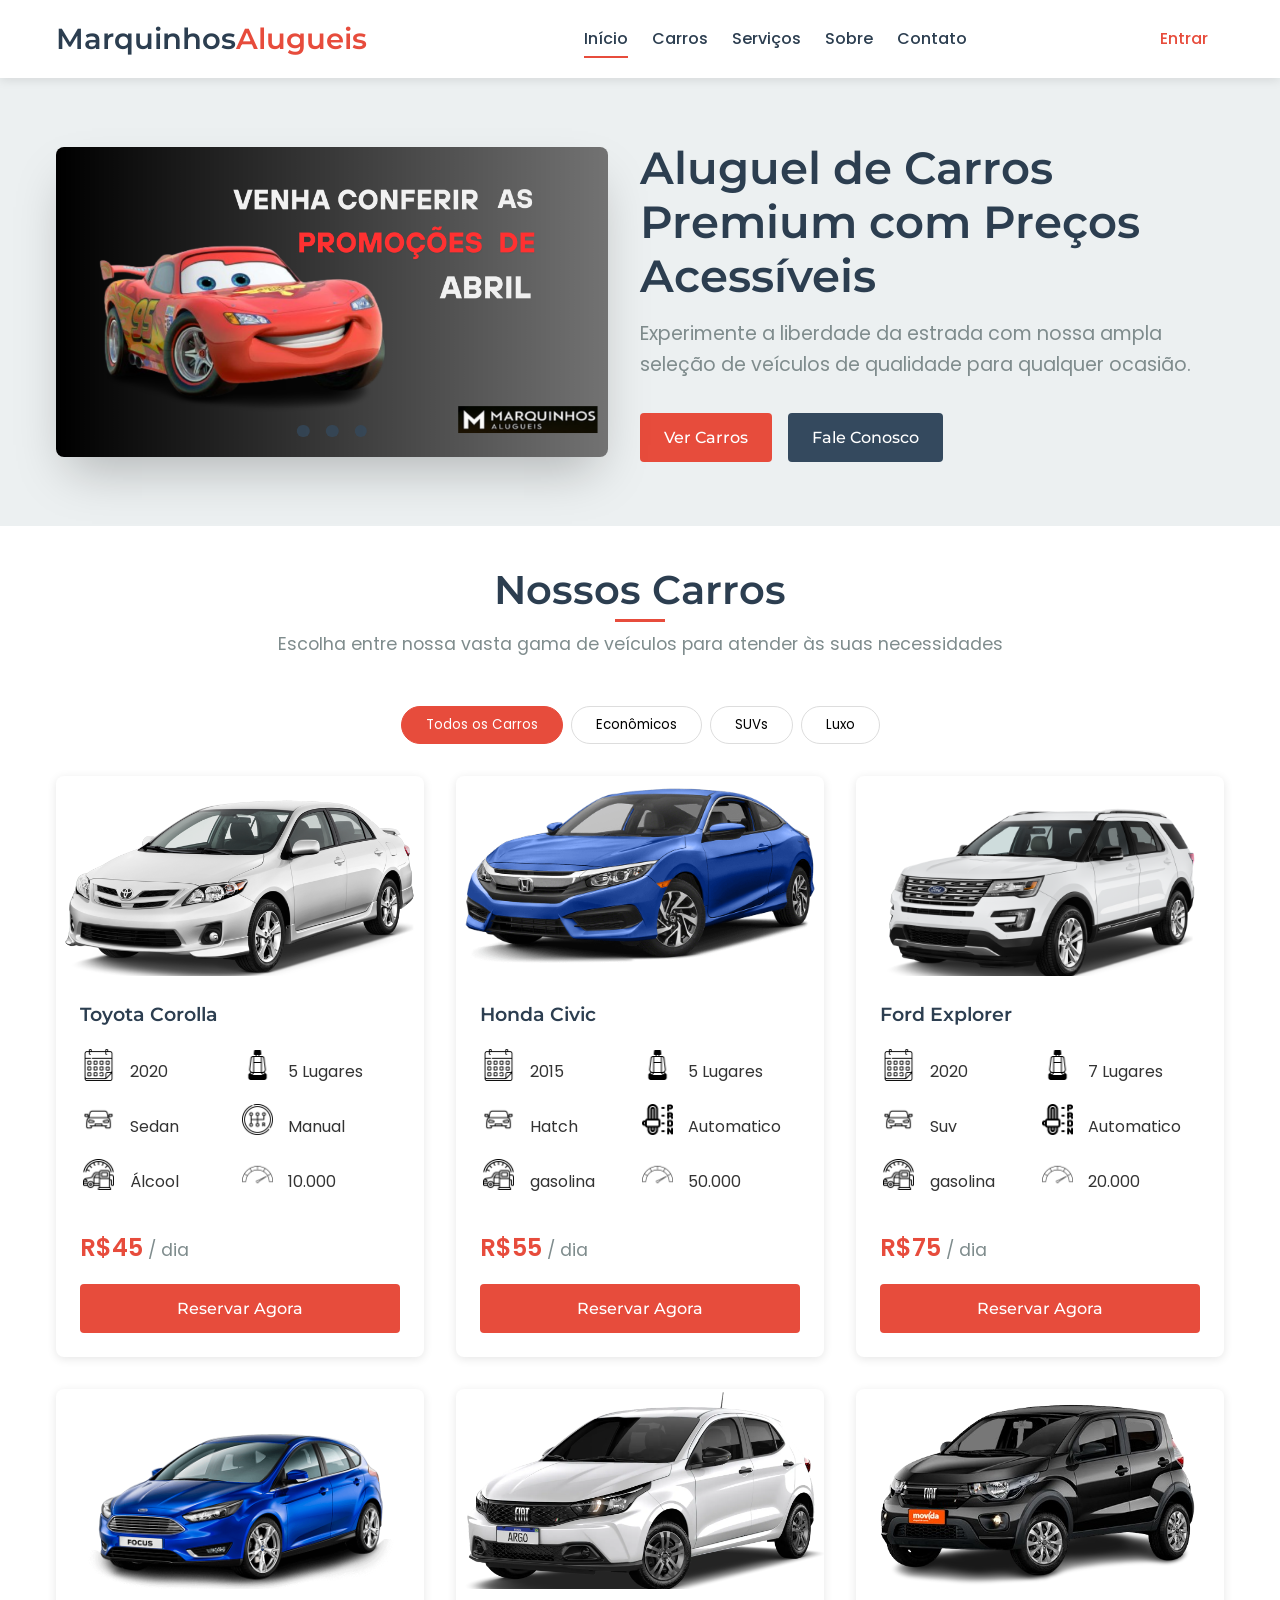
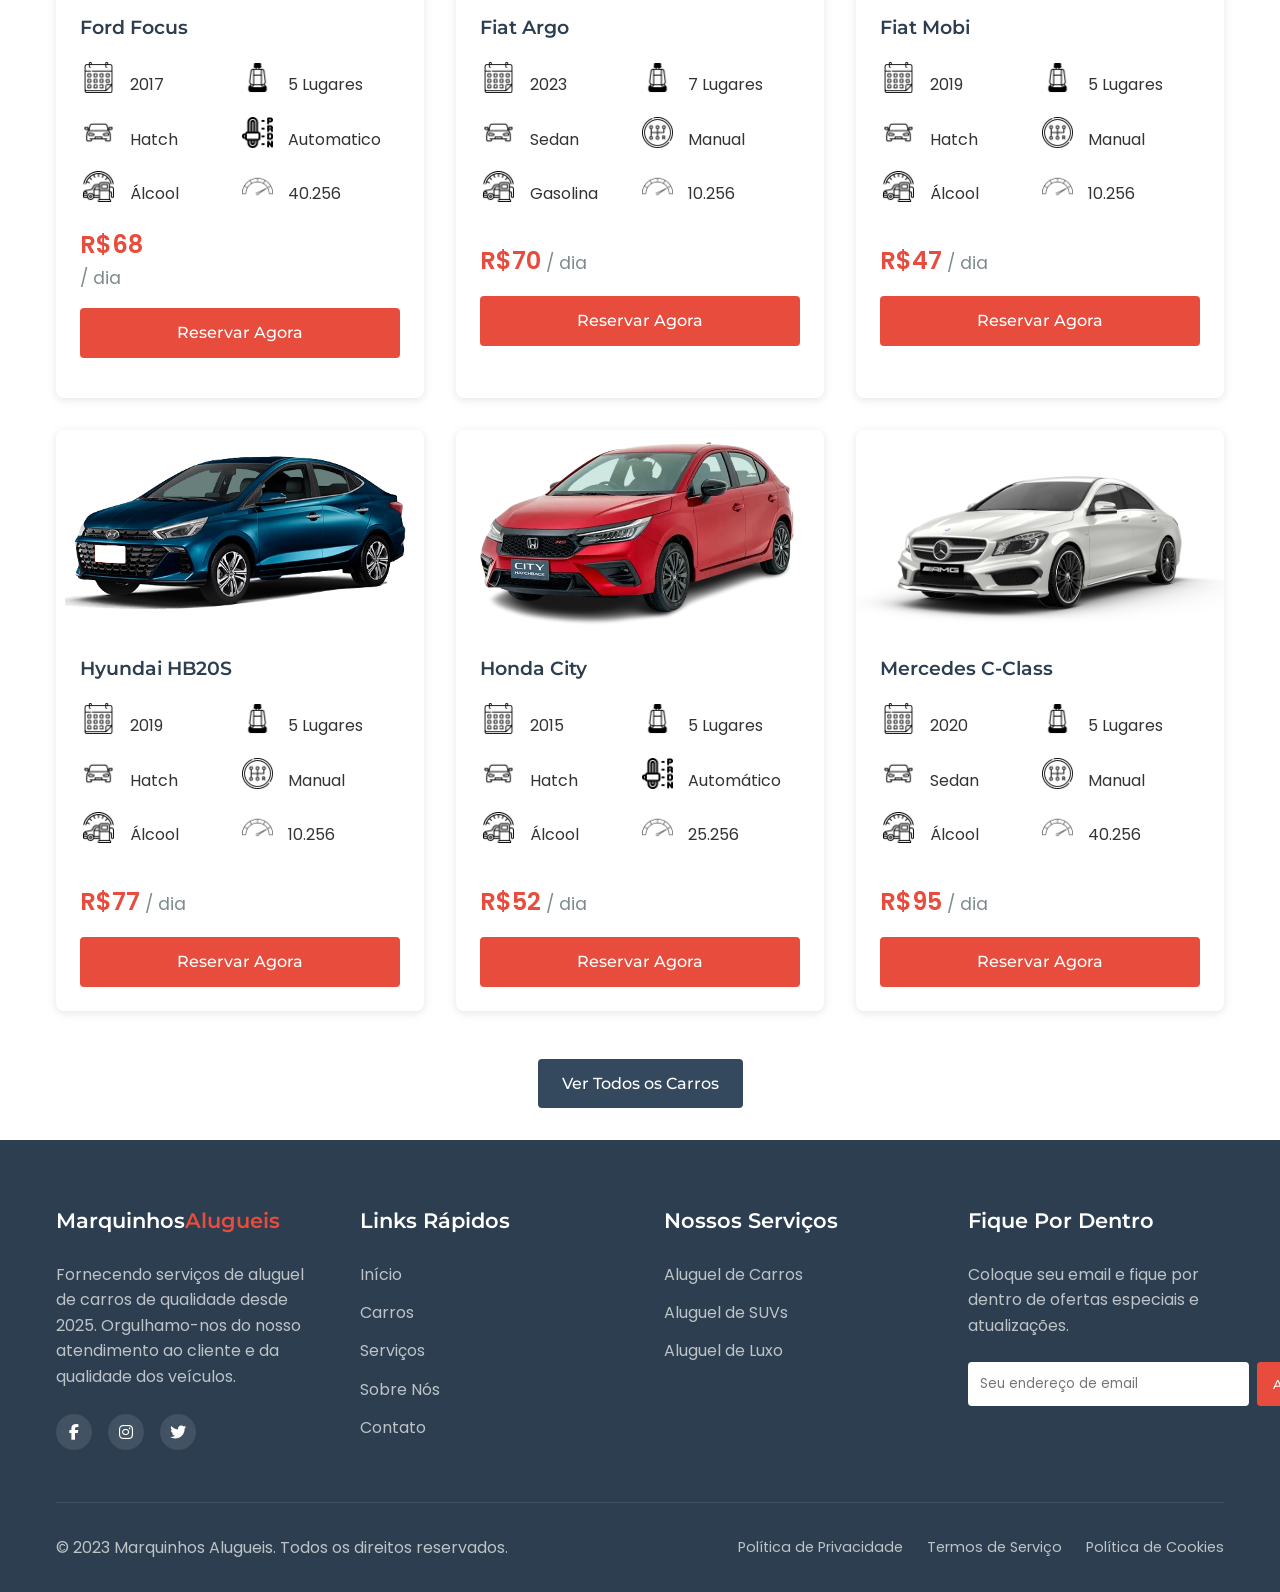
<file: index.html>
<!DOCTYPE html>
<html lang="pt-br">
<head>
    <meta charset="UTF-8">
    <meta name="viewport" content="width=device-width, initial-scale=1.0">
    <title>Marquinhos Alugueis - Serviço de Aluguel de Carros</title>
    <link rel="stylesheet" href="css/style.css">
    <link rel="preconnect" href="https://fonts.googleapis.com">
    <link rel="preconnect" href="https://fonts.gstatic.com" crossorigin>
    <link href="https://fonts.googleapis.com/css2?family=Montserrat:wght@400;500;600;700&family=Poppins:wght@300;400;500;600;700&display=swap" rel="stylesheet">
    <link rel="icon" type="image/png" href="img/favicon.png">
    <link rel="stylesheet" href="https://cdnjs.cloudflare.com/ajax/libs/font-awesome/6.7.2/css/all.min.css"><!--Adicionei, para colocar as imagens de redes sociais e email.-->
    <link rel="stylesheet" href="../css/icones.css">
    <script src="/scripts/script.js" defer></script>
</head>

<body>
    <!-- Cabeçalho da página contido no arquivo 'header.html' -->
    <div id="header-placeholder"></div>

    <main>
        <section id="home" class="hero-section">

            <!-- Conteúdo principal -->
            <div class="container">
                <div class="hero-conteudo">

                    <!-- Carrossel de exibição -->
                    <section class="carrossel">
                        <div class="slider-wrapper">
                            <div class="slider-carrossel">
                                <img id="slide-1" src="../img/in/marquinhos.png">
                                <img id="slide-2" src="../img/in/2.png">
                                <img id="slide-3" src="../img/in/3.png">
                            </div>

                            <!-- Bolhas de navegação do carrossel -->
                            <div class="slider-nav">
                                <button data-slide="0" aria-label="Slide 1"></button>
                                <button data-slide="1" aria-label="Slide 2"></button>
                                <button data-slide="2" aria-label="Slide 3"></button>
                                <!-- Se tu quiser botar mais botões Kristhian só continuar seguindo -->
                            </div>
                        </div>
                    </section>

                    <!-- Texto expositivo principal -->
                    <div class="hero-texto">
                        <h2>Aluguel de Carros Premium com Preços Acessíveis</h2>
                        <p>Experimente a liberdade da estrada com nossa ampla seleção de veículos de qualidade para qualquer ocasião.</p>
                        <div class="card-centro-botao">
                            <a href="carros.html" class="botao botao-primario">Ver Carros</a>
                            <a href="sobre.html#contatinho" class="botao botao-secundario">Fale Conosco</a>
                        </div>
                    </div>
                </div>
            </div>
        </section>

        <!-- Seção dos modelos de carros -->
        <section id="todos-carros" class="section-carro">
            <div class="container">
                <div class="section-header">
                    <h2>Nossos Carros</h2>
                    <p>Escolha entre nossa vasta gama de veículos para atender às suas necessidades</p>
                </div>
                <div class="filtros-carro">
                    <button class="filtro-botao active" data-filter="todos">Todos os Carros</button>
                    <button class="filtro-botao" data-filter="economico">Econômicos</button>
                    <button class="filtro-botao" data-filter="suv">SUVs</button>
                    <button class="filtro-botao" data-filter="Luxo">Luxo</button>
                </div>

                <div class="grid-carro">

                    <article class="cartao-carro">
                        <div class="imagem-carro">
                            <img src="/img/corolla.png" alt="Toyota Corolla">
                        </div>
                        <div class="detalhes-carro">
                            <h3>Toyota Corolla</h3>
                            <div class="caracteristicas-carro">

  <!---A qui fica os icones ------------------------------------------------>
                    <div class="grid-icon"> <!---div partee 3-->

                        <div class="card-icon">
                            <img class="img-icon"  src="../img/in/calendario.png" alt=""><p class="letra-p">2020</p>
                        </div>
                        <div class="card-icon">
                            <img class="img-icon"  src="../img/in/banco.png" alt=""><p class="letra-p">5 Lugares</p>
                        </div>
                        <div class="card-icon">
                            <img class="img-icon"  src="../img/in/carros.png" alt=""><p class="letra-p">Sedan</p>
                        </div>
                        <div class="card-icon">
                            <img class="img-icon"  src="../img/in/manual.png" alt=""><p class="letra-p">Manual</p>
                        </div>
                        
                       
                       
                        <div class="card-icon">
                            <img class="img-icon"  src="../img/in/combustivel.png" alt=""><p class="letra-p">Álcool</p>
                        </div>
                       
                        <div class="card-icon">
                            <img class="img-icon"  src="../img/in/velocimetro.png" alt=""><p class="letra-p">10.000</p>
                        </div>

                        
                            
                       
                    </div>
<!---div  aqui termina os icones ------------------------------------------------------------------------------>
                            </div>
                            <div class="preco-carro">
                                <span class="preco">R$45</span> / dia
                            </div>
                            <a href="#reserva" class="botao botao-primario botao-full spoof">Reservar Agora</a>
                        </div>
                    </article>

                    <article class="cartao-carro">
                        <div class="imagem-carro">
                            <img src="/img/civic.png" alt="Honda Civic">
                        </div>
                        <div class="detalhes-carro">
                            <h3>Honda Civic</h3>
                            <div class="caracteristicas-carro">
                                <div class="grid-icon"> <!---div partee 3-->

                                    <div class="card-icon">
                                        <img class="img-icon"  src="../img/in/calendario.png" alt=""><p class="letra-p">2015</p>
                                    </div>
                                    <div class="card-icon">
                                        <img class="img-icon"  src="../img/in/banco.png" alt=""><p class="letra-p">5 Lugares</p>
                                    </div>
                                    <div class="card-icon">
                                        <img class="img-icon"  src="../img/in/carros.png" alt=""><p class="letra-p">Hatch</p>
                                    </div>
                                    <div class="card-icon">
                                        <img class="img-icon"  src="../img/in/automatico.png" alt=""><p class="letra-p">Automatico</p>
                                    </div>
                                    <div class="card-icon">
                                        <img class="img-icon"  src="../img/in/combustivel.png" alt=""><p class="letra-p">gasolina</p>
                                    </div>
                                   
                                    <div class="card-icon">
                                        <img class="img-icon"  src="../img/in/velocimetro.png" alt=""><p class="letra-p">50.000</p>
                                    </div>
            
                                    
                                </div>
                            </div>
                            <div class="preco-carro">
                                <span class="preco">R$55</span> / dia
                            </div>
                            <a href="#reserva" class="botao botao-primario botao-full spoof">Reservar Agora</a>
                        </div>
                    </article>

                    <article class="cartao-carro">
                        <div class="imagem-carro">
                            <img src="/img/ford.png" alt="Ford Explorer">
                        </div>
                        <div class="detalhes-carro">
                            <h3>Ford Explorer</h3>
                            <div class="caracteristicas-carro">
                                <div class="grid-icon"> <!---div partee 3-->

                                    <div class="card-icon">
                                        <img class="img-icon"  src="../img/in/calendario.png" alt=""><p class="letra-p">2020</p>
                                    </div>
                                    <div class="card-icon">
                                        <img class="img-icon"  src="../img/in/banco.png" alt=""><p class="letra-p">7 Lugares</p>
                                    </div>
                                    <div class="card-icon">
                                        <img class="img-icon"  src="../img/in/carros.png" alt=""><p class="letra-p">Suv</p>
                                    </div>
                                    <div class="card-icon">
                                        <img class="img-icon"  src="../img/in/automatico.png" alt=""><p class="letra-p">Automatico</p>
                                    </div>
                                   
                                    <div class="card-icon">
                                        <img class="img-icon"  src="../img/in/combustivel.png" alt=""><p class="letra-p">gasolina</p>
                                    </div>
                                   
                                    <div class="card-icon">
                                        <img class="img-icon"  src="../img/in/velocimetro.png" alt=""><p class="letra-p">20.000</p>
                                    </div>
            
                                </div>
                            </div>
                            <div class="preco-carro">
                                <span class="preco">R$75</span> / dia
                            </div>
                            <a href="#reserva" class="botao botao-primario botao-full spoof">Reservar Agora</a>
                        </div>
                    </article>

                    <article class="cartao-carro">
                        <div class="imagem-carro">
                            <img src="/img/ford-focus.png" alt="Ford Focus">
                        </div>
                        <div class="detalhes-carro">
                            <h3>Ford Focus</h3>
                            <div class="caracteristicas-carro">
                                <div class="grid-icon"> <!---div partee 3-->
    
                                    <div class="card-icon">
                                        <img class="img-icon"  src="../img/in/calendario.png" alt=""><p class="letra-p">2017</p>
                                    </div>
                                    <div class="card-icon">
                                        <img class="img-icon"  src="../img/in/banco.png" alt=""><p class="letra-p">5 Lugares</p>
                                    </div>
                                    <div class="card-icon">
                                        <img class="img-icon"  src="../img/in/carros.png" alt=""><p class="letra-p">Hatch</p>
                                    </div>
                                    <div class="card-icon">
                                        <img class="img-icon"  src="../img/in/automatico.png" alt=""><p class="letra-p">Automatico</p>
                                    </div>
                                    <div class="card-icon">
                                        <img class="img-icon"  src="../img/in/combustivel.png" alt=""><p class="letra-p">Álcool</p>
                                    </div>
                                   
                                    <div class="card-icon">
                                        <img class="img-icon"  src="../img/in/velocimetro.png" alt=""><p class="letra-p">40.256</p>
                                    </div>
     
                                </div>
                            <div class="preco-carro">
                                <span class="preco">R$68</span> / dia
                            </div>
                            <a href="#reserva" class="botao botao-primario botao-full spoof">Reservar Agora</a>
                        </div>
                    </article>

                    <article class="cartao-carro">
                        <div class="imagem-carro">
                            <img src="/img/argo.png" alt="Fiat Argo">
                        </div>
                        <div class="detalhes-carro">
                            <h3>Fiat Argo</h3>
                            <div class="caracteristicas-carro">
                                <div class="grid-icon"> <!---div partee 3-->
    
                                    <div class="card-icon">
                                        <img class="img-icon"  src="../img/in/calendario.png" alt=""><p class="letra-p">2023</p>
                                    </div>
                                    <div class="card-icon">
                                        <img class="img-icon"  src="../img/in/banco.png" alt=""><p class="letra-p">7 Lugares</p>
                                    </div>
                                    <div class="card-icon">
                                        <img class="img-icon"  src="../img/in/carros.png" alt=""><p class="letra-p">Sedan</p>
                                    </div>
                                    <div class="card-icon">
                                        <img class="img-icon"  src="../img/in/manual.png" alt=""><p class="letra-p">Manual</p>
                                    </div>
                                    <div class="card-icon">
                                        <img class="img-icon"  src="../img/in/combustivel.png" alt=""><p class="letra-p">Gasolina</p>
                                    </div>
                                    <div class="card-icon">
                                        <img class="img-icon"  src="../img/in/velocimetro.png" alt=""><p class="letra-p">10.256</p>
                                    </div>
     
                                </div>
                            </div>
                            <div class="preco-carro">
                                <span class="preco">R$70</span> / dia
                            </div>
                            <a href="#reserva" class="botao botao-primario botao-full spoof">Reservar Agora</a>
                        </div>
                    </article>

                    <article class="cartao-carro">
                        <div class="imagem-carro">
                            <img src="../img/in/fiat-mobii-removebg-preview.png" alt="Fiat Argo">
                        </div>
                        <div class="detalhes-carro">
                            <h3>Fiat Mobi</h3>
                            <div class="caracteristicas-carro">
                                <div class="grid-icon"> <!---div partee 3-->
    
                                    <div class="card-icon">
                                        <img class="img-icon"  src="../img/in/calendario.png" alt=""><p class="letra-p">2019</p>
                                    </div>
                                    <div class="card-icon">
                                        <img class="img-icon"  src="../img/in/banco.png" alt=""><p class="letra-p">5 Lugares</p>
                                    </div>
                                    <div class="card-icon">
                                        <img class="img-icon"  src="../img/in/carros.png" alt=""><p class="letra-p">Hatch</p>
                                    </div>
                                    <div class="card-icon">
                                        <img class="img-icon"  src="../img/in/manual.png" alt=""><p class="letra-p">Manual</p>
                                    </div>
                                    <div class="card-icon">
                                        <img class="img-icon"  src="../img/in/combustivel.png" alt=""><p class="letra-p">Álcool</p>
                                    </div>
                                   
                                    <div class="card-icon">
                                        <img class="img-icon"  src="../img/in/velocimetro.png" alt=""><p class="letra-p">10.256</p>
                                    </div>
     
                                </div>
                            </div>
                            <div class="preco-carro">
                                <span class="preco">R$47</span> / dia
                            </div>
                            <a href="#reserva" class="botao botao-primario botao-full spoof">Reservar Agora</a>
                        </div>
                    </article>

                    <article class="cartao-carro">
                        <div class="imagem-carro">
                            <img src="../img/in/carro-nãosei-removebg-preview.png" alt="Fiat Argo">
                        </div>
                        <div class="detalhes-carro">
                            <h3>Hyundai HB20S</h3>
                            <div class="caracteristicas-carro">
                                <div class="grid-icon"> <!---div partee 3-->
    
                                    <div class="card-icon">
                                        <img class="img-icon"  src="../img/in/calendario.png" alt=""><p class="letra-p">2019</p>
                                    </div>
                                    <div class="card-icon">
                                        <img class="img-icon"  src="../img/in/banco.png" alt=""><p class="letra-p">5 Lugares</p>
                                    </div>
                                    <div class="card-icon">
                                        <img class="img-icon"  src="../img/in/carros.png" alt=""><p class="letra-p">Hatch</p>
                                    </div>
                                    <div class="card-icon">
                                        <img class="img-icon"  src="../img/in/manual.png" alt=""><p class="letra-p">Manual</p>
                                    </div>
                                    
                                   
                                   
                                    <div class="card-icon">
                                        <img class="img-icon"  src="../img/in/combustivel.png" alt=""><p class="letra-p">Álcool</p>
                                    </div>
                                   
                                    <div class="card-icon">
                                        <img class="img-icon"  src="../img/in/velocimetro.png" alt=""><p class="letra-p">10.256</p>
                                    </div>
     
                                </div>
                            </div>
                            <div class="preco-carro">
                                <span class="preco">R$77</span> / dia
                            </div>
                            <a href="#reserva" class="botao botao-primario botao-full spoof">Reservar Agora</a>
                        </div>
                    </article>

                    <article class="cartao-carro">
                        <div class="imagem-carro">
                            <img src="../img/in/20240211-HONDA-CITY-HATCHBACK-2024-ACTUALIZACION-01-removebg-preview.png" alt="Fiat Argo">
                        </div>
                        <div class="detalhes-carro">
                            <h3>Honda City</h3>
                            <div class="caracteristicas-carro">
                                <div class="grid-icon"> <!---div partee 3-->
    
                                    <div class="card-icon">
                                        <img class="img-icon"  src="../img/in/calendario.png" alt=""><p class="letra-p">2015</p>
                                    </div>
                                    <div class="card-icon">
                                        <img class="img-icon"  src="../img/in/banco.png" alt=""><p class="letra-p">5 Lugares</p>
                                    </div>
                                    <div class="card-icon">
                                        <img class="img-icon"  src="../img/in/carros.png" alt=""><p class="letra-p">Hatch</p>
                                    </div>
                                    <div class="card-icon">
                                        <img class="img-icon"  src="../img/in/automatico.png" alt=""><p class="letra-p">Automático</p>
                                    </div>
                                    <div class="card-icon">
                                        <img class="img-icon"  src="../img/in/combustivel.png" alt=""><p class="letra-p">Álcool</p>
                                    </div>
                                    <div class="card-icon">
                                        <img class="img-icon"  src="../img/in/velocimetro.png" alt=""><p class="letra-p">25.256</p>
                                    </div>
     
                                </div>
                            </div>
                            <div class="preco-carro">
                                <span class="preco">R$52</span> / dia
                            </div>
                            <a href="#reserva" class="botao botao-primario botao-full spoof">Reservar Agora</a>
                        </div>
                    </article>

                    <article class="cartao-carro">
                        <div class="imagem-carro">
                            <img src="/img/mercedes.png" alt="Mercedes C-Class">
                        </div>
                        <div class="detalhes-carro">
                            <h3>Mercedes C-Class</h3>
                            <div class="caracteristicas-carro">
                                <div class="grid-icon"> <!---div partee 3-->

                                    <div class="card-icon">
                                        <img class="img-icon"  src="../img/in/calendario.png" alt=""><p class="letra-p">2020</p>
                                    </div>
                                    <div class="card-icon">
                                        <img class="img-icon"  src="../img/in/banco.png" alt=""><p class="letra-p">5 Lugares</p>
                                    </div>
                                    <div class="card-icon">
                                        <img class="img-icon"  src="../img/in/carros.png" alt=""><p class="letra-p">Sedan</p>
                                    </div>
                                    <div class="card-icon">
                                        <img class="img-icon"  src="../img/in/manual.png" alt=""><p class="letra-p">Manual</p>
                                    </div>
                                    <div class="card-icon">
                                        <img class="img-icon"  src="../img/in/combustivel.png" alt=""><p class="letra-p">Álcool</p>
                                    </div>
                                    <div class="card-icon">
                                        <img class="img-icon"  src="../img/in/velocimetro.png" alt=""><p class="letra-p">40.256</p>
                                    </div>
     
                                </div>
                            </div>
                            <div class="preco-carro">
                                <span class="preco">R$95</span> / dia
                            </div>
                            <a href="#reserva" class="botao botao-primario botao-full spoof">Reservar Agora</a>
                        </div>
                    </article>
                </div>
                <div class="veja-mais">
                    <a href="carros.html" class="botao botao-secundario">Ver Todos os Carros</a>
                </div>
            </div>
        </section>
    </main>

    <!-- Rodapé da página contido no arquivo 'footer.html' -->
    <div id="footer-placeholder"></div>
</body>
</html>
</file>
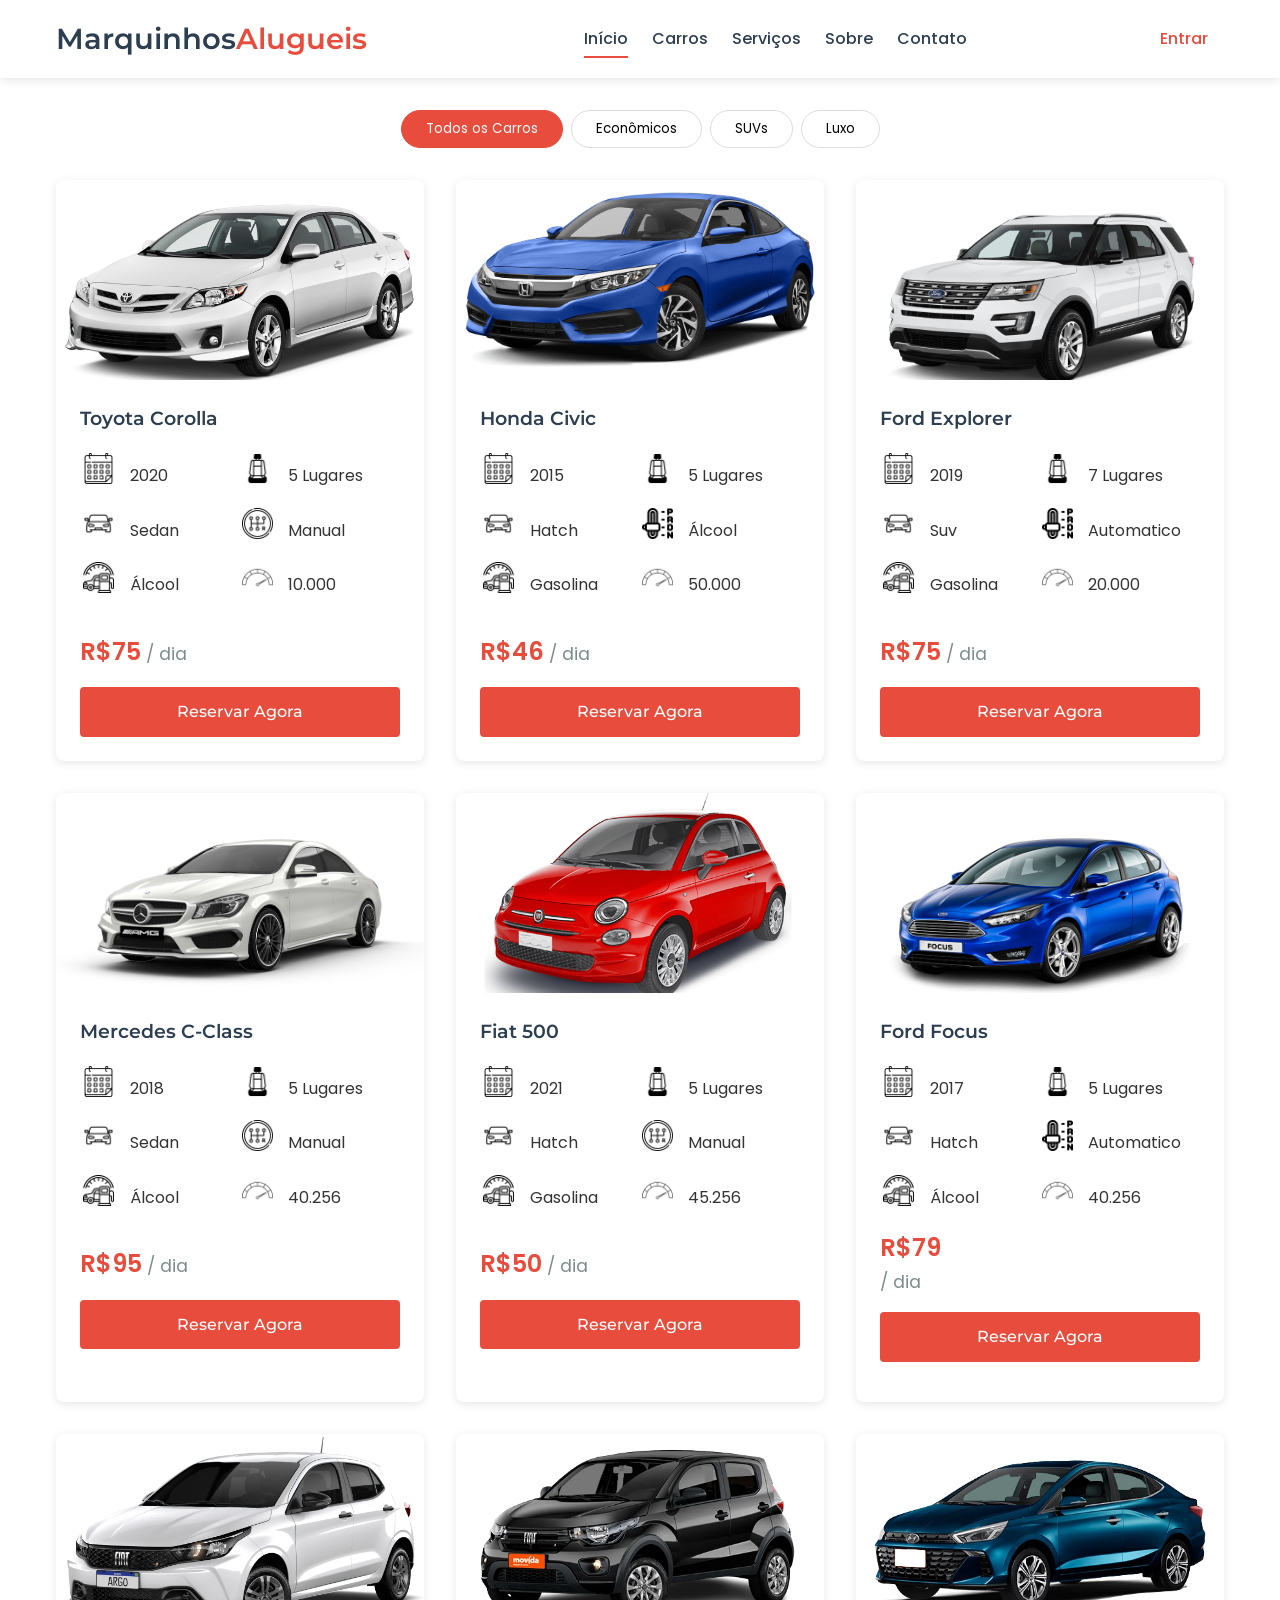
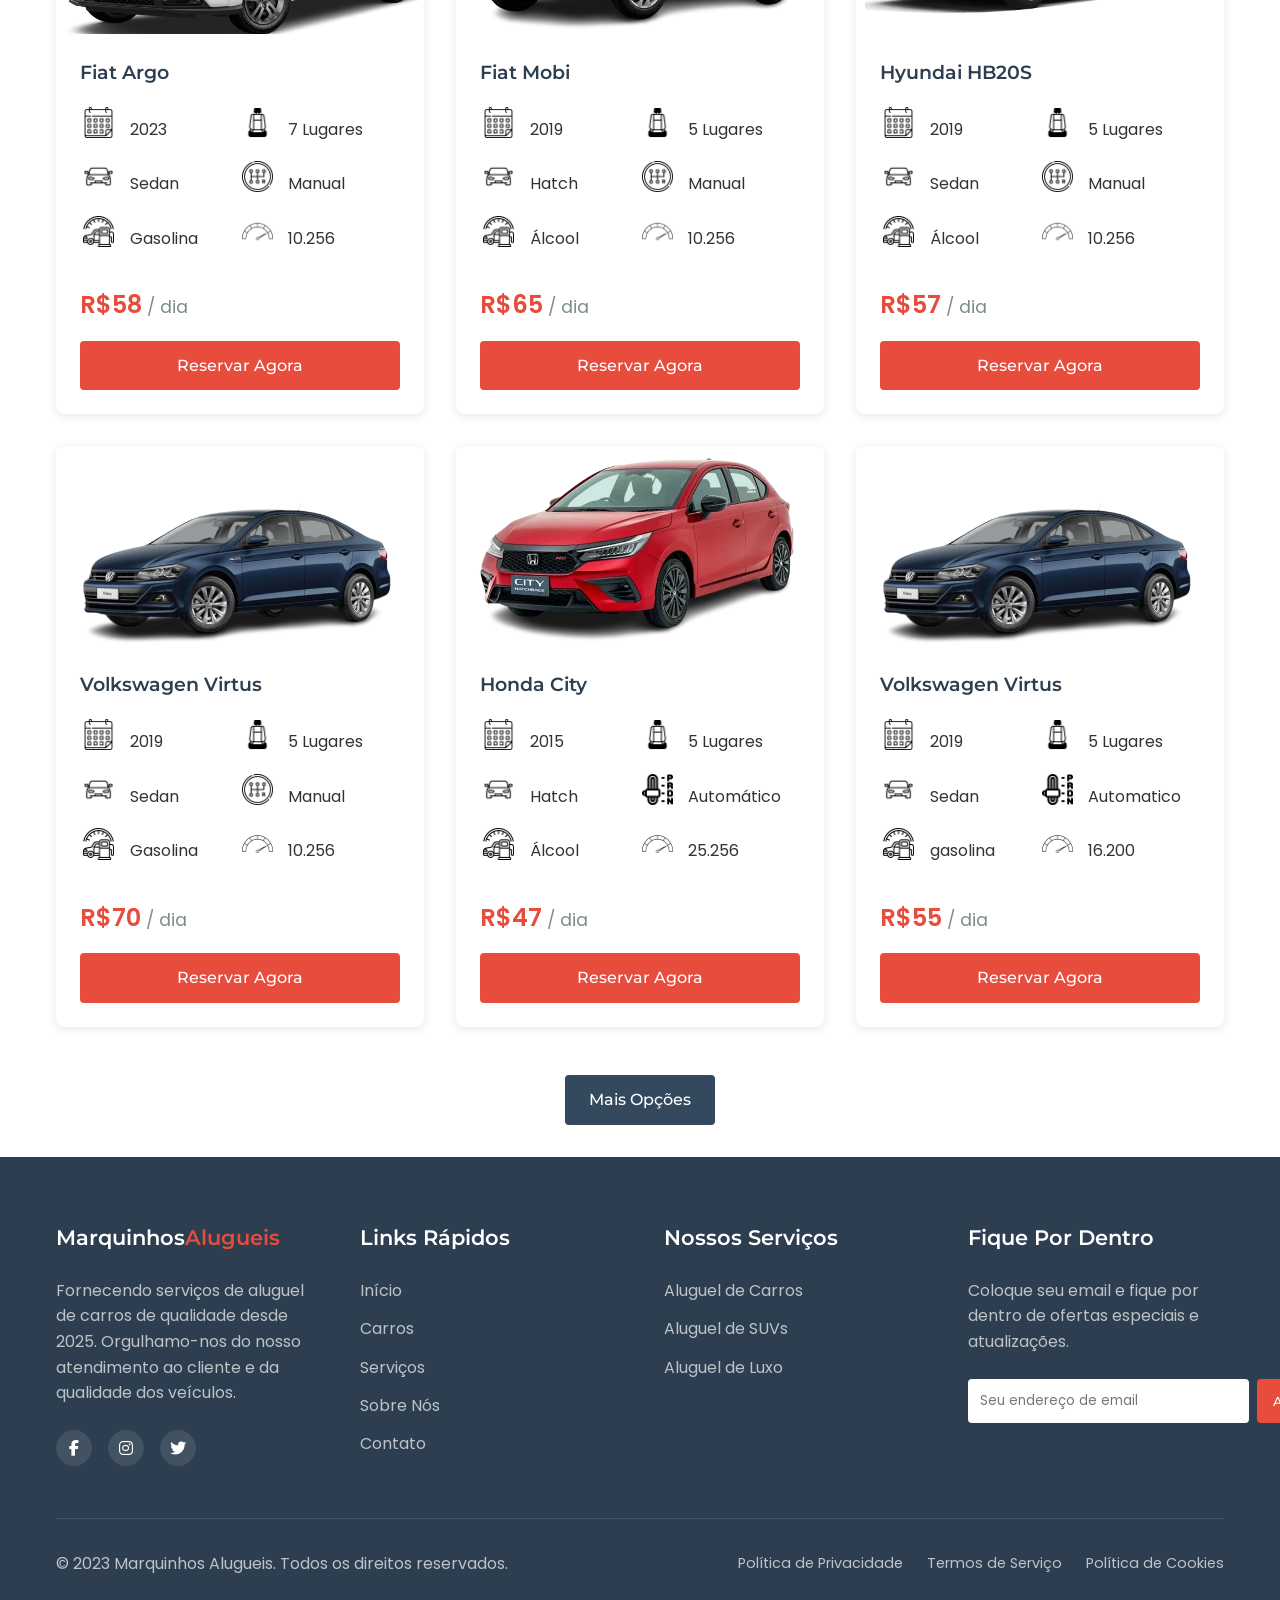
<file: carros.html>
<!DOCTYPE html>
<html lang="pt-br">
<head>
    <meta charset="UTF-8">
    <meta name="viewport" content="width=device-width, initial-scale=1.0">
    <title>Marquinhos Alugueis - Serviço de Aluguel de Carros</title>
    <link rel="stylesheet" href="css/style.css">
    <link rel="preconnect" href="https://fonts.googleapis.com">
    <link rel="preconnect" href="https://fonts.gstatic.com" crossorigin>
    <link href="https://fonts.googleapis.com/css2?family=Montserrat:wght@400;500;600;700&family=Poppins:wght@300;400;500;600;700&display=swap" rel="stylesheet">
    <link rel="icon" type="image/png" href="img/favicon.png">
    <link rel="stylesheet" href="https://cdnjs.cloudflare.com/ajax/libs/font-awesome/6.7.2/css/all.min.css">
    <link rel="stylesheet" href="../css/icones.css">
    <script src="/scripts/script.js" defer></script>
</head>

<body>
    <!-- Cabeçalho da página contido no arquivo 'header.html' -->
    <div id="header-placeholder"></div>
    
    <!-- Cards dos carros -->
    <section id="todos-carros" class="section-carro">
        <div class="container">
            <div class="filtros-carro">
                <button class="filtro-botao active" data-filter="todos">Todos os Carros</button>
                <button class="filtro-botao" data-filter="economico">Econômicos</button>
                <button class="filtro-botao" data-filter="suv">SUVs</button>
                <button class="filtro-botao" data-filter="Luxo">Luxo</button>
            </div>

            <div class="grid-carro"> <!-- TODO: substituir os placeholders por ícones de assentos, bagagem, e transmissão -->
                <article class="cartao-carro">
                    <div class="imagem-carro">
                        <img src="/img/corolla.png" alt="Toyota Corolla">
                    </div>
                    <div class="detalhes-carro">
                        <h3>Toyota Corolla</h3>
                        <div class="caracteristicas-carro">
                             <!---A qui fica os icones ------------------------------------------------>
                    <div class="grid-icon"> <!---div partee 3-->

                        <div class="card-icon">
                            <img class="img-icon"  src="../img/in/calendario.png" alt=""><p class="letra-p">2020</p>
                        </div>
                        <div class="card-icon">
                            <img class="img-icon"  src="../img/in/banco.png" alt=""><p class="letra-p">5 Lugares</p>
                        </div>
                        <div class="card-icon">
                            <img class="img-icon"  src="../img/in/carros.png" alt=""><p class="letra-p">Sedan</p>
                        </div>
                        <div class="card-icon">
                            <img class="img-icon"  src="../img/in/manual.png" alt=""><p class="letra-p">Manual</p>
                        </div>
                        <div class="card-icon">
                            <img class="img-icon"  src="../img/in/combustivel.png" alt=""><p class="letra-p">Álcool</p>
                        </div>
                       
                        <div class="card-icon">
                            <img class="img-icon"  src="../img/in/velocimetro.png" alt=""><p class="letra-p">10.000</p>
                        </div>
                    </div>
<!---div  aqui termina os icones ------------------------------------------------------------------------------>
                        </div>
                        <div class="preco-carro">
                            <span class="preco">R$75</span> / dia
                        </div>
                        <a href="#reserva" class="botao botao-primario botao-full spoof">Reservar Agora</a>
                    </div>
                </article>
                <article class="cartao-carro">
                    <div class="imagem-carro">
                        <img src="/img/civic.png" alt="Honda Civic">
                    </div>
                    <div class="detalhes-carro">
                        <h3>Honda Civic</h3>
                        <div class="caracteristicas-carro">
                            <div class="grid-icon"> <!---div partee 3-->

                                <div class="card-icon">
                                    <img class="img-icon"  src="../img/in/calendario.png" alt=""><p class="letra-p">2015</p>
                                </div>
                                <div class="card-icon">
                                    <img class="img-icon"  src="../img/in/banco.png" alt=""><p class="letra-p">5 Lugares</p>
                                </div>
                                <div class="card-icon">
                                    <img class="img-icon"  src="../img/in/carros.png" alt=""><p class="letra-p">Hatch</p>
                                </div>
                                <div class="card-icon">
                                    <img class="img-icon"  src="../img/in/automatico.png" alt=""><p class="letra-p">Álcool</p>
                                </div>
                                <div class="card-icon">
                                    <img class="img-icon"  src="../img/in/combustivel.png" alt=""><p class="letra-p">Gasolina</p>
                                </div>
                               
                                <div class="card-icon">
                                    <img class="img-icon"  src="../img/in/velocimetro.png" alt=""><p class="letra-p">50.000</p>
                                </div>
                            </div>
                        </div>
                        <div class="preco-carro">
                            <span class="preco">R$46</span> / dia
                        </div>
                        <a href="#reserva" class="botao botao-primario botao-full spoof">Reservar Agora</a>
                    </div>
                </article>
                <article class="cartao-carro">
                    <div class="imagem-carro">
                        <img src="/img/ford.png" alt="Ford Explorer">
                    </div>
                    <div class="detalhes-carro">
                        <h3>Ford Explorer</h3>
                        <div class="caracteristicas-carro">
                            <div class="grid-icon"> <!---div partee 3-->

                                <div class="card-icon">
                                    <img class="img-icon"  src="../img/in/calendario.png" alt=""><p class="letra-p">2019</p>
                                </div>
                                <div class="card-icon">
                                    <img class="img-icon"  src="../img/in/banco.png" alt=""><p class="letra-p">7 Lugares</p>
                                </div>
                                <div class="card-icon">
                                    <img class="img-icon"  src="../img/in/carros.png" alt=""><p class="letra-p">Suv</p>
                                </div>
                                <div class="card-icon">
                                    <img class="img-icon"  src="../img/in/automatico.png" alt=""><p class="letra-p">Automatico</p>
                                </div>
                               
                                <div class="card-icon">
                                    <img class="img-icon"  src="../img/in/combustivel.png" alt=""><p class="letra-p">Gasolina</p>
                                </div>
                               
                                <div class="card-icon">
                                    <img class="img-icon"  src="../img/in/velocimetro.png" alt=""><p class="letra-p">20.000</p>
                                </div>
        
                            </div>
                        </div>
                        <div class="preco-carro">
                            <span class="preco">R$75</span> / dia
                        </div>
                        <a href="#reserva" class="botao botao-primario botao-full spoof">Reservar Agora</a>
                    </div>
                </article>
                <article class="cartao-carro">
                    <div class="imagem-carro">
                        <img src="/img/mercedes.png" alt="Mercedes C-Class">
                    </div>
                    <div class="detalhes-carro">
                        <h3>Mercedes C-Class</h3>
                        <div class="caracteristicas-carro">
                            <div class="grid-icon"> <!---div partee 3-->

                                <div class="card-icon">
                                    <img class="img-icon"  src="../img/in/calendario.png" alt=""><p class="letra-p">2018</p>
                                </div>
                                <div class="card-icon">
                                    <img class="img-icon"  src="../img/in/banco.png" alt=""><p class="letra-p">5 Lugares</p>
                                </div>
                                <div class="card-icon">
                                    <img class="img-icon"  src="../img/in/carros.png" alt=""><p class="letra-p">Sedan</p>
                                </div>
                                <div class="card-icon">
                                    <img class="img-icon"  src="../img/in/manual.png" alt=""><p class="letra-p">Manual</p>
                                </div>
                                
                               
                               
                                <div class="card-icon">
                                    <img class="img-icon"  src="../img/in/combustivel.png" alt=""><p class="letra-p">Álcool</p>
                                </div>
                               
                                <div class="card-icon">
                                    <img class="img-icon"  src="../img/in/velocimetro.png" alt=""><p class="letra-p">40.256</p>
                                </div>
 
                            </div>
                        </div>
                        <div class="preco-carro">
                            <span class="preco">R$95</span> / dia
                        </div>
                        <a href="#reserva" class="botao botao-primario botao-full spoof">Reservar Agora</a>
                    </div>
                </article>
                <article class="cartao-carro">
                    <div class="imagem-carro">
                        <img src="/img/fiat-500.png" alt="Fiat 500">
                    </div>
                    <div class="detalhes-carro">
                        <h3>Fiat 500</h3>
                        <div class="caracteristicas-carro">
                            <div class="grid-icon"> <!---div partee 3-->

                                <div class="card-icon">
                                    <img class="img-icon"  src="../img/in/calendario.png" alt=""><p class="letra-p">2021</p>
                                </div>
                                <div class="card-icon">
                                    <img class="img-icon"  src="../img/in/banco.png" alt=""><p class="letra-p">5 Lugares</p>
                                </div>
                                <div class="card-icon">
                                    <img class="img-icon"  src="../img/in/carros.png" alt=""><p class="letra-p">Hatch</p>
                                </div>
                                <div class="card-icon">
                                    <img class="img-icon"  src="../img/in/manual.png" alt=""><p class="letra-p">Manual</p>
                                </div>
                                
                               
                               
                                <div class="card-icon">
                                    <img class="img-icon"  src="../img/in/combustivel.png" alt=""><p class="letra-p">Gasolina</p>
                                </div>
                               
                                <div class="card-icon">
                                    <img class="img-icon"  src="../img/in/velocimetro.png" alt=""><p class="letra-p">45.256</p>
                                </div>
 
                            </div>
                        </div>
                        <div class="preco-carro">
                            <span class="preco">R$50</span> / dia
                        </div>
                        <a href="#reserva" class="botao botao-primario botao-full spoof">Reservar Agora</a>
                    </div>
                </article>
                <article class="cartao-carro">
                    <div class="imagem-carro">
                        <img src="/img/ford-focus.png" alt="Ford Focus">
                    </div>
                    <div class="detalhes-carro">
                        <h3>Ford Focus</h3>
                        <div class="caracteristicas-carro">
                            <div class="grid-icon"> <!---div partee 3-->

                                <div class="card-icon">
                                    <img class="img-icon"  src="../img/in/calendario.png" alt=""><p class="letra-p">2017</p>
                                </div>
                                <div class="card-icon">
                                    <img class="img-icon"  src="../img/in/banco.png" alt=""><p class="letra-p">5 Lugares</p>
                                </div>
                                <div class="card-icon">
                                    <img class="img-icon"  src="../img/in/carros.png" alt=""><p class="letra-p">Hatch</p>
                                </div>
                                <div class="card-icon">
                                    <img class="img-icon"  src="../img/in/automatico.png" alt=""><p class="letra-p">Automatico</p>
                                </div>
                                
                               
                               
                                <div class="card-icon">
                                    <img class="img-icon"  src="../img/in/combustivel.png" alt=""><p class="letra-p">Álcool</p>
                                </div>
                               
                                <div class="card-icon">
                                    <img class="img-icon"  src="../img/in/velocimetro.png" alt=""><p class="letra-p">40.256</p>
                                </div>
 
                            </div>
                        <div class="preco-carro">
                            <span class="preco">R$79</span> / dia
                        </div>
                        <a href="#reserva" class="botao botao-primario botao-full spoof">Reservar Agora</a>
                    </div>
                </article>
                <article class="cartao-carro">
                    <div class="imagem-carro">
                        <img src="/img/argo.png" alt="Fiat Argo">
                    </div>
                    <div class="detalhes-carro">
                        <h3>Fiat Argo</h3>
                        <div class="caracteristicas-carro">
                            <div class="grid-icon"> <!---div partee 3-->

                                <div class="card-icon">
                                    <img class="img-icon"  src="../img/in/calendario.png" alt=""><p class="letra-p">2023</p>
                                </div>
                                <div class="card-icon">
                                    <img class="img-icon"  src="../img/in/banco.png" alt=""><p class="letra-p">7 Lugares</p>
                                </div>
                                <div class="card-icon">
                                    <img class="img-icon"  src="../img/in/carros.png" alt=""><p class="letra-p">Sedan</p>
                                </div>
                                <div class="card-icon">
                                    <img class="img-icon"  src="../img/in/manual.png" alt=""><p class="letra-p">Manual</p>
                                </div>
                                
                               
                               
                                <div class="card-icon">
                                    <img class="img-icon"  src="../img/in/combustivel.png" alt=""><p class="letra-p">Gasolina</p>
                                </div>
                               
                                <div class="card-icon">
                                    <img class="img-icon"  src="../img/in/velocimetro.png" alt=""><p class="letra-p">10.256</p>
                                </div>
 
                            </div>
                        </div>
                        <div class="preco-carro">
                            <span class="preco">R$58</span> / dia
                        </div>
                        <a href="#reserva" class="botao botao-primario botao-full spoof">Reservar Agora</a>
                    </div>
                </article>
              

                <article class="cartao-carro">
                    <div class="imagem-carro">
                        <img src="../img/in/fiat-mobii-removebg-preview.png" alt="Fiat Argo">
                    </div>
                    <div class="detalhes-carro">
                        <h3>Fiat Mobi</h3>
                        <div class="caracteristicas-carro">
                            <div class="grid-icon"> <!---div partee 3-->

                                <div class="card-icon">
                                    <img class="img-icon"  src="../img/in/calendario.png" alt=""><p class="letra-p">2019</p>
                                </div>
                                <div class="card-icon">
                                    <img class="img-icon"  src="../img/in/banco.png" alt=""><p class="letra-p">5 Lugares</p>
                                </div>
                                <div class="card-icon">
                                    <img class="img-icon"  src="../img/in/carros.png" alt=""><p class="letra-p">Hatch</p>
                                </div>
                                <div class="card-icon">
                                    <img class="img-icon"  src="../img/in/manual.png" alt=""><p class="letra-p">Manual</p>
                                </div>
                                
                               
                               
                                <div class="card-icon">
                                    <img class="img-icon"  src="../img/in/combustivel.png" alt=""><p class="letra-p">Álcool</p>
                                </div>
                               
                                <div class="card-icon">
                                    <img class="img-icon"  src="../img/in/velocimetro.png" alt=""><p class="letra-p">10.256</p>
                                </div>
 
                            </div>
                        </div>
                        <div class="preco-carro">
                            <span class="preco">R$65</span> / dia
                        </div>
                        <a href="#reserva" class="botao botao-primario botao-full spoof">Reservar Agora</a>
                    </div>
                </article>

                <article class="cartao-carro">
                    <div class="imagem-carro">
                        <img src="../img/in/carro-nãosei-removebg-preview.png" alt="Fiat Argo">
                    </div>
                    <div class="detalhes-carro">
                        <h3>Hyundai HB20S</h3>
                        <div class="caracteristicas-carro">
                            <div class="grid-icon"> <!---div partee 3-->

                                <div class="card-icon">
                                    <img class="img-icon"  src="../img/in/calendario.png" alt=""><p class="letra-p">2019</p>
                                </div>
                                <div class="card-icon">
                                    <img class="img-icon"  src="../img/in/banco.png" alt=""><p class="letra-p">5 Lugares</p>
                                </div>
                                <div class="card-icon">
                                    <img class="img-icon"  src="../img/in/carros.png" alt=""><p class="letra-p">Sedan</p>
                                </div>
                                <div class="card-icon">
                                    <img class="img-icon"  src="../img/in/manual.png" alt=""><p class="letra-p">Manual</p>
                                </div>
                                
                               
                               
                                <div class="card-icon">
                                    <img class="img-icon"  src="../img/in/combustivel.png" alt=""><p class="letra-p">Álcool</p>
                                </div>
                               
                                <div class="card-icon">
                                    <img class="img-icon"  src="../img/in/velocimetro.png" alt=""><p class="letra-p">10.256</p>
                                </div>
 
                            </div>
                        </div>
                        <div class="preco-carro">
                            <span class="preco">R$57</span> / dia
                        </div>
                        <a href="#reserva" class="botao botao-primario botao-full spoof">Reservar Agora</a>
                    </div>
                </article>

                <article class="cartao-carro">
                    <div class="imagem-carro">
                        <img src="../img/in/virtus-azul-removebg-preview.png" alt="Fiat Argo">
                    </div>
                    <div class="detalhes-carro">
                        <h3>Volkswagen Virtus</h3>
                        <div class="caracteristicas-carro">
                            <div class="grid-icon"> <!---div partee 3-->

                                <div class="card-icon">
                                    <img class="img-icon"  src="../img/in/calendario.png" alt=""><p class="letra-p">2019</p>
                                </div>
                                <div class="card-icon">
                                    <img class="img-icon"  src="../img/in/banco.png" alt=""><p class="letra-p">5 Lugares</p>
                                </div>
                                <div class="card-icon">
                                    <img class="img-icon"  src="../img/in/carros.png" alt=""><p class="letra-p">Sedan</p>
                                </div>
                                <div class="card-icon">
                                    <img class="img-icon"  src="../img/in/manual.png" alt=""><p class="letra-p">Manual</p>
                                </div>
                                
                               
                               
                                <div class="card-icon">
                                    <img class="img-icon"  src="../img/in/combustivel.png" alt=""><p class="letra-p">Gasolina</p>
                                </div>
                               
                                <div class="card-icon">
                                    <img class="img-icon"  src="../img/in/velocimetro.png" alt=""><p class="letra-p">10.256</p>
                                </div>
 
                            </div>
                        </div>
                        <div class="preco-carro">
                            <span class="preco">R$70</span> / dia
                        </div>
                        <a href="#reserva" class="botao botao-primario botao-full spoof">Reservar Agora</a>
                    </div>
                </article>


                <article class="cartao-carro">
                    <div class="imagem-carro">
                        <img src="../img/in/20240211-HONDA-CITY-HATCHBACK-2024-ACTUALIZACION-01-removebg-preview.png" alt="Fiat Argo">
                    </div>
                    <div class="detalhes-carro">
                        <h3>Honda City</h3>
                        <div class="caracteristicas-carro">
                            <div class="grid-icon"> <!---div partee 3-->

                                <div class="card-icon">
                                    <img class="img-icon"  src="../img/in/calendario.png" alt=""><p class="letra-p">2015</p>
                                </div>
                                <div class="card-icon">
                                    <img class="img-icon"  src="../img/in/banco.png" alt=""><p class="letra-p">5 Lugares</p>
                                </div>
                                <div class="card-icon">
                                    <img class="img-icon"  src="../img/in/carros.png" alt=""><p class="letra-p">Hatch</p>
                                </div>
                                <div class="card-icon">
                                    <img class="img-icon"  src="../img/in/automatico.png" alt=""><p class="letra-p">Automático</p>
                                </div>
                                
                               
                               
                                <div class="card-icon">
                                    <img class="img-icon"  src="../img/in/combustivel.png" alt=""><p class="letra-p">Álcool</p>
                                </div>
                               
                                <div class="card-icon">
                                    <img class="img-icon"  src="../img/in/velocimetro.png" alt=""><p class="letra-p">25.256</p>
                                </div>
 
                            </div>
                        </div>
                        <div class="preco-carro">
                            <span class="preco">R$47</span> / dia
                        </div>
                        <a href="#reserva" class="botao botao-primario botao-full spoof">Reservar Agora</a>
                    </div>
                </article>

                 <article class="cartao-carro">
                    <div class="imagem-carro">
                        <img src="../img/in/virtus-azul-removebg-preview.png" alt="Fiat Argo">
                    </div>
                    <div class="detalhes-carro">
                        <h3>Volkswagen Virtus</h3>
                        <div class="caracteristicas-carro">
                            <div class="grid-icon"> <!---div partee 3-->

                                <div class="card-icon">
                                    <img class="img-icon"  src="../img/in/calendario.png" alt=""><p class="letra-p">2019</p>
                                </div>
                                <div class="card-icon">
                                    <img class="img-icon"  src="../img/in/banco.png" alt=""><p class="letra-p">5 Lugares</p>
                                </div>
                                <div class="card-icon">
                                    <img class="img-icon"  src="../img/in/carros.png" alt=""><p class="letra-p">Sedan</p>
                                </div>
                                <div class="card-icon">
                                    <img class="img-icon"  src="../img/in/automatico.png" alt=""><p class="letra-p">Automatico</p>
                                </div>
                                
                               
                               
                                <div class="card-icon">
                                    <img class="img-icon"  src="../img/in/combustivel.png" alt=""><p class="letra-p">gasolina</p>
                                </div>
                               
                                <div class="card-icon">
                                    <img class="img-icon"  src="../img/in/velocimetro.png" alt=""><p class="letra-p">16.200</p>
                                </div>
 
                            </div>
                        </div>
                        <div class="preco-carro">
                            <span class="preco">R$55</span> / dia
                        </div>
                        <a href="#reserva" class="botao botao-primario botao-full spoof">Reservar Agora</a>
                    </div>
                </article>

               


            </div>

            <div class="veja-mais">
                <a href="#spoof" class="botao botao-secundario spoof">Mais Opções</a>
            </div>
        </div>
    </section>

    <!-- Rodapé da página contido no arquivo 'footer.html' -->
    <div id="footer-placeholder"></div>
</body>
</file>
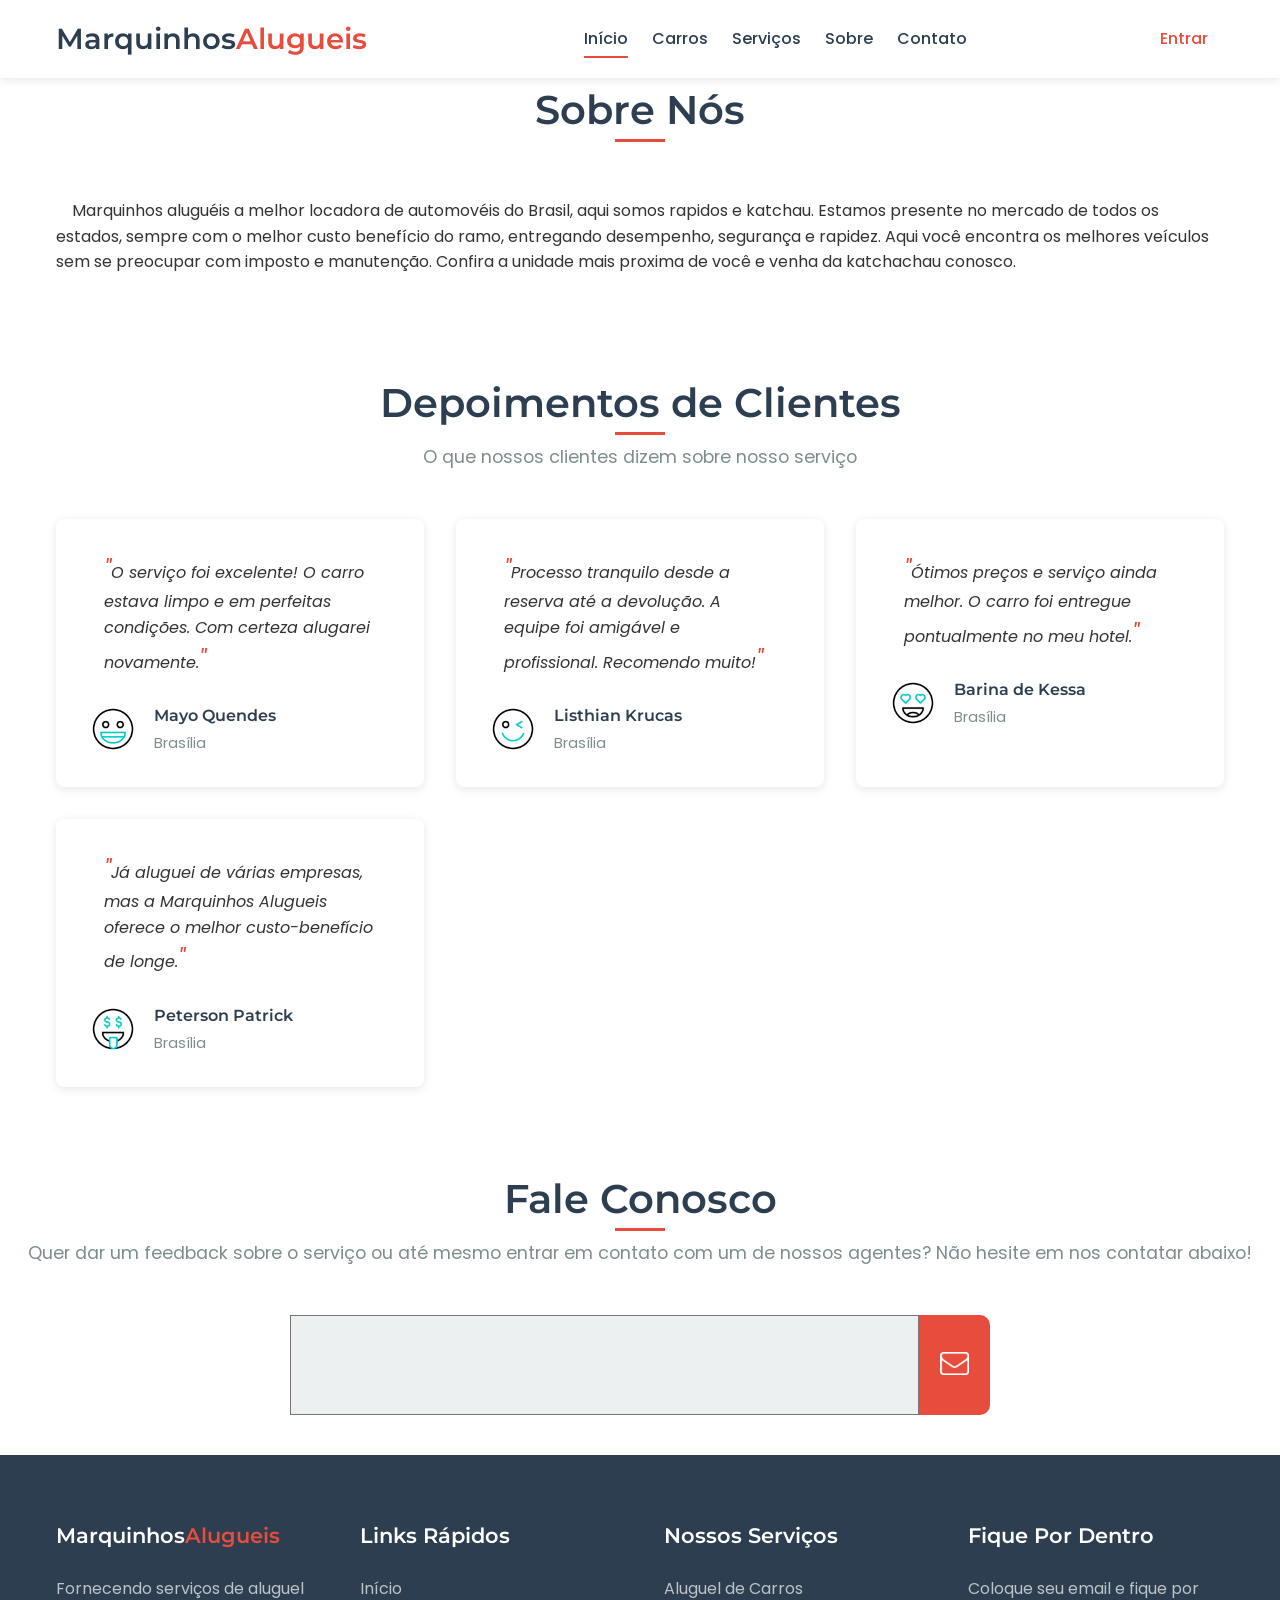
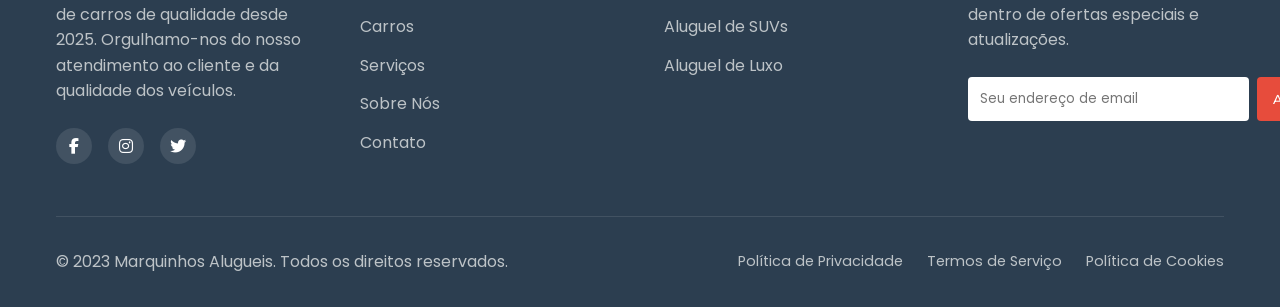
<file: sobre.html>
<!DOCTYPE html>
<html lang="en">
<head>
    <meta charset="UTF-8">
    <meta name="viewport" content="width=device-width, initial-scale=1.0">
    <title>Sobre MarquinhosAlugueis</title>
    <link rel="stylesheet" href="css/style.css">
    <link rel="preconnect" href="https://fonts.googleapis.com">
    <link rel="preconnect" href="https://fonts.gstatic.com" crossorigin>
    <link
        href="https://fonts.googleapis.com/css2?family=Montserrat:wght@400;500;600;700&family=Poppins:wght@300;400;500;600;700&display=swap"
        rel="stylesheet">
    <link rel="icon" type="image/png" href="img/favicon.png">
    <link rel="stylesheet" href="https://cdnjs.cloudflare.com/ajax/libs/font-awesome/6.7.2/css/all.min.css">
    <!--Adicionei, para colocar as imagens de redes sociais e email.-->
    <script src="/scripts/script.js" defer></script>
</head>

<!-- TODO: fazer com que o highlight na nav-bar fique no botão "Sobre" quando o usuário estiver nessa página -->
<body>
    <div id="header-placeholder"></div>

    <!-- Texto "Sobre Nós" -->
    <section sobre-section>
        <div class="container">
            <div class="section-header">
                <h2>Sobre Nós</h2>
            </div>

            <div>
                <p>&emsp;Marquinhos aluguéis a melhor locadora de automovéis do Brasil, aqui somos rapidos e katchau.
                    Estamos presente no mercado de todos os estados, sempre com o melhor custo benefício do ramo,
                    entregando desempenho, segurança e rapidez.
                    Aqui você encontra os melhores veículos sem se preocupar com imposto e manutenção.
                    Confira a unidade mais proxima de você e venha da katchachau conosco.&emsp;
                </p>
            </div>
        </div>
    </section>

    <!-- Comentários dos clientes sobre o nosso serviço -->
    <section id="comentarios" class="comentarios-section">
        <div class="container">
            <div class="section-header">
                <h2>Depoimentos de Clientes</h2>
                <p>O que nossos clientes dizem sobre nosso serviço</p>
            </div>
            <div class="comentarios-grid">
                <div class="comentario-card">
                    <div class="comentario-conteudo">
                        <p>O serviço foi excelente! O carro estava limpo e em perfeitas condições. Com certeza alugarei
                            novamente.</p>
                    </div>
                    <div class="comentario-autor">
                        <img src="/img/feliz.gif" alt="Cliente" class="autor-img">
                        <div class="autor-info">
                            <h4>Mayo Quendes</h4>
                            <p>Brasília</p>
                        </div>
                    </div>
                </div>
                <div class="comentario-card">
                    <div class="comentario-conteudo">
                        <p>Processo tranquilo desde a reserva até a devolução. A equipe foi amigável e profissional.
                            Recomendo muito!</p>
                    </div>
                    <div class="comentario-autor">
                        <img src="/img/piscadela.gif" alt="Cliente" class="autor-img">
                        <div class="autor-info">
                            <h4>Listhian Krucas</h4>
                            <p>Brasília</p>
                        </div>
                    </div>
                </div>
                <div class="comentario-card">
                    <div class="comentario-conteudo">
                        <p>Ótimos preços e serviço ainda melhor. O carro foi entregue pontualmente no meu hotel.</p>
                    </div>
                    <div class="comentario-autor">
                        <img src="/img/love.gif" alt="Cliente" class="autor-img">
                        <div class="autor-info">
                            <h4>Barina de Kessa</h4>
                            <p>Brasília</p>
                        </div>
                    </div>
                </div>
                <div class="comentario-card">
                    <div class="comentario-conteudo">
                        <p>Já aluguei de várias empresas, mas a Marquinhos Alugueis oferece o melhor custo-benefício de
                            longe.</p>
                    </div>
                    <div class="comentario-autor">
                        <img src="/img/money.gif" alt="Cliente" class="autor-img">
                        <div class="autor-info">
                            <h4>Peterson Patrick</h4>
                            <p>Brasília</p>
                        </div>
                    </div>
                </div>
            </div>
        </div>
    </section>

    <!-- Seção que contém o "Fale Conosco" -->
    <section class="contato-section" id="contatinho">
        <div class="section-header">
            <h2>Fale Conosco</h2>
            <p>Quer dar um feedback sobre o serviço ou até mesmo entrar em contato com um de nossos agentes? Não hesite
                em nos contatar abaixo!</p>
        </div>
        <div class="container">
            <div class="caixa-contato">
                <textarea type="text"></textarea>
                <button class="spoof"><img src="img/envelope.png" alt=""></button>
            </div>
        </div>
    </section>

    <!-- Rodapé da página contido no arquivo 'footer.html' -->
    <div id="footer-placeholder"></div>
</body>
</html>
</file>
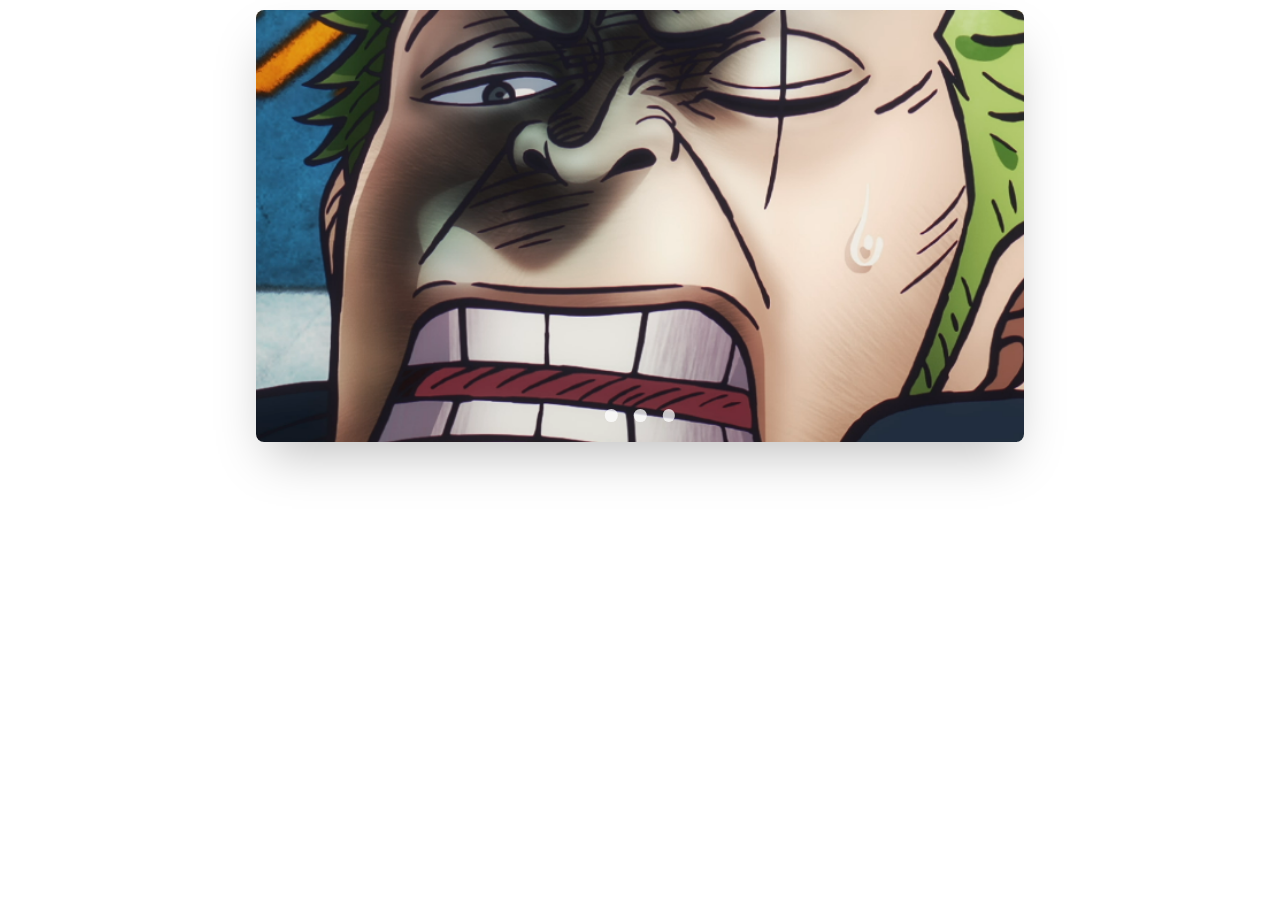
<file: teste-carrossel.html>
<!DOCTYPE html>
<html lang="pt-br">
<head>
    <meta charset="UTF-8">
    <meta name="viewport" content="width=device-width, initial-scale=1.0">
    <title>Carrossel</title>
    <link rel="stylesheet" href="css/carrossel.css">
</head>
<body>
    <section class="container">
        <div class="slider-wrapper">
            <div class="slider">
                <img id="slider-1" src="/images/slide-1.png">
                <img id="slider-2" src="/images/slide-2.png">
                <img id="slider-3" src="/images/slide-3.png">
            </div>

            <div class="slider-nav">
                <a href="#slider-1"></a>
                <a href="#slider-2"></a>
                <a href="#slider-3"></a>
            </div>
        </div>
    </section>
</body>
</html>
</file>
<file: css/style.css>
/* Root padrão que aprendemos */
:root {
  --primary-color: #e74c3c;
  --secondary-color: #34495e;
  --accent-color: #f39c12;
  --light-color: #ecf0f1;
  --dark-color: #2c3e50;
  --text-color: #333333;
  --text-light: #7f8c8d;
  --border-color: #ddd;
  --shadow: 0 2px 10px rgba(0, 0, 0, 0.1);
  --transition: all 0.3s ease;
}

/* Fonte que usei */
@import url("https://fonts.googleapis.com/css2?family=Montserrat:wght@400;500;600;700&family=Poppins:wght@300;400;500;600;700&display=swap");

/* Só a quebra de padrão básico pra num bugar na hora de ajeitar */
* {
  margin: 0;
  padding: 0;
  box-sizing: border-box;
}

body {
  font-family: "Poppins", sans-serif;
  color: var(--text-color);
  line-height: 1.6;
  background-color: #fff;
}

h1,
h2,
h3,
h4,
h5,
h6 {
  font-family: "Montserrat", sans-serif;
  font-weight: 600;
  margin-bottom: 1rem;
  color: var(--dark-color);
}

p {
  margin-bottom: 1rem;
}

a {
  text-decoration: none;
  color: var(--primary-color);
  transition: var(--transition);
}

a:hover {
  color: var(--accent-color);
}

ul,
ol {
  list-style: none;
  padding-left: 1rem;
}

img {
  max-width: 100%;
  height: auto;
}

.container {
  justify-content: center;
  width: 100%;
  max-width: 1200px;
  margin: 0 auto;
  padding: 0 1rem;
}

/* Botões */
.botao {
  display: inline-block;
  padding: 0.75rem 1.5rem;
  border-radius: 4px;
  font-weight: 500;
  text-align: center;
  cursor: pointer;
  transition: var(--transition);
  border: none;
  font-family: "Montserrat", sans-serif;
}

.botao-primario {
  background-color: var(--primary-color);
  color: white;
}

.botao-primario:hover {
  background-color: #c0392b;
  color: white;
}

.botao-secundario {
  background-color: var(--secondary-color);
  color: white;
}

.botao-secundario:hover {
  background-color: #2c3e50;
  color: white;
}

.botao-full {
  width: 100%;
  display: block;
}

/* Estilos de Seção */
.section-header {
  text-align: center;
  margin-bottom: 3rem;
}

.section-header h2 {
  font-size: 2.5rem;
  margin-bottom: 0.5rem;
  position: relative;
  display: inline-block;
}

.section-header h2::after {
  content: "";
  position: absolute;
  bottom: 0px;
  left: 50%;
  transform: translateX(-50%);
  width: 50px;
  height: 3px;
  background-color: var(--primary-color);
}

.section-header p {
  color: var(--text-light);
  font-size: 1.1rem;
}

/* Cabeçalho e Nav */
.header {
  background-color: white;
  box-shadow: var(--shadow);
  position: sticky;
  top: 0;
  z-index: 1000;
  padding: 1rem 0;
}

.header .container {
  display: flex;
  justify-content: space-between;
  align-items: center;
}

.logo h1 {
  font-size: 1.8rem;
  margin-bottom: 0;
}

.logo span {
  color: var(--primary-color);
}

.main-nav ul {
  display: flex;
  padding: 0;
}

.main-nav li {
  margin-left: 1.5rem;
}

.main-nav a {
  color: var(--dark-color);
  font-weight: 500;
  padding: 0.5rem 0;
  position: relative;
}

.main-nav a::after {
  content: "";
  position: absolute;
  bottom: 0;
  left: 0;
  width: 0;
  height: 2px;
  background-color: var(--primary-color);
  transition: var(--transition);
}

.main-nav a:hover::after,
.main-nav a.active::after {
  width: 100%;
}

.botao-login {
  margin-right: 1rem;
  font-weight: 500;
}

/* Seção Hero */
.hero-section {
  padding: 4rem 0;
  background-color: var(--light-color);
}

.hero-section .container {
  max-width: 1200px;
  margin: 0 auto;
  padding: 0 1rem;
}

.hero-conteudo {
  display: flex;
  align-items: center;
  flex-wrap: wrap;
  gap: 2rem;
}

.carrossel {
  flex: 1;
  min-width: 400px;
}

.slider-wrapper {
  position: relative;
  max-width: 60rem;
  margin: 0 auto;
}

.slider-carrossel {
  display: flex;
  aspect-ratio: 16 / 9;
  overflow-x: auto;
  scrollbar-width: none;
  scroll-snap-type: x mandatory;
  scroll-behavior: smooth;
  box-shadow: 0 1.5rem 3rem -0.75rem rgba(0, 0, 0, 0.25);
  border-radius: 0.5rem;
}

.slider-carrossel img {
  width: 100%;
  flex: 0 0 100%;
  scroll-snap-align: start;
  object-fit: cover;
}

.slider-nav {
  display: flex;
  column-gap: 1rem;
  position: absolute;
  bottom: 1.25rem;
  left: 50%;
  transform: translateX(-50%);
  z-index: 1;
}

.slider-nav button {
  width: 0.8rem;
  height: 0.8rem;
  border-radius: 50%;
  background-color: var(--secondary-color);
  opacity: 0.75;
  transition: background-color ease 0.25s;
  border: none;
  padding: 0;
  cursor: pointer;
  font-size: 0;
}

.slider-nav button:hover,
.slider-nav button.active {
  background-color: var(--accent-color);
  opacity: 1;
}

.hero-texto {
  flex: 1;
  min-width: 50%;
}

.hero-texto h2 {
  font-size: 2.8rem;
  margin-bottom: 1rem;
  line-height: 1.2;
}

.hero-texto p {
  font-size: 1.2rem;
  margin-bottom: 2rem;
  color: var(--text-light);
}

.card-centro-botao {
  display: flex;
  gap: 1rem;
}

.hero-image {
  flex: 1;
  border-radius: 8px;
  overflow: hidden;
  box-shadow: var(--shadow);
}

/* Seção de Carros */
.section-carro {
  padding: 2rem 0;
}

.filtros-carro {
  display: flex;
  justify-content: center;
  margin-bottom: 2rem;
  flex-wrap: wrap;
  gap: 0.5rem;
}

.filtro-botao {
  background: none;
  border: 1px solid var(--border-color);
  padding: 0.5rem 1.5rem;
  border-radius: 30px;
  cursor: pointer;
  transition: var(--transition);
  font-family: "Poppins", sans-serif;
}

.filtro-botao:hover,
.filtro-botao.active {
  background-color: var(--primary-color);
  color: white;
  border-color: var(--primary-color);
}

.grid-carro {
  display: grid;
  grid-template-columns: repeat(auto-fill, minmax(280px, 1fr));
  gap: 2rem;
  margin-bottom: 3rem;
}

.cartao-carro {
  border-radius: 8px;
  overflow: hidden;
  box-shadow: var(--shadow);
  transition: var(--transition);
  background-color: white;
}

.cartao-carro:hover {
  transform: translateY(-5px);
  box-shadow: 0 10px 20px rgba(0, 0, 0, 0.1);
}

.imagem-carro {
  height: 200px;
  overflow: hidden;
}

.detalhes-carro {
  padding: 1.5rem;
}

.detalhes-carro h3 {
  margin-bottom: 1rem;
}

.caracteristicas-carro {
  display: flex;
  justify-content: space-between;
  margin-bottom: 1rem;
  flex-wrap: wrap;
}

.caracteristicas-carro span {
  display: flex;
  align-items: center;
  gap: 0.5rem;
  font-size: 0.9rem;
  color: var(--text-light);
}

.preco-carro {
  margin-bottom: 1rem;
  font-size: 1.1rem;
  color: var(--text-light);
}

.preco-carro .preco {
  font-size: 1.5rem;
  font-weight: 600;
  color: var(--primary-color);
}

.veja-mais {
  text-align: center;
}
/* Seção de Comentarios e Sobre */
.comentarios-section,
.sobre-section {
  padding: 5rem 0;
}

.comentarios-grid {
  display: grid;
  grid-template-columns: repeat(auto-fill, minmax(280px, 1fr));
  gap: 2rem;
}

.comentario-card {
  background-color: white;
  border-radius: 8px;
  box-shadow: var(--shadow);
  padding: 2rem;
  transition: var(--transition);
}

.comentario-card:hover {
  transform: translateY(-5px);
}

.comentario-conteudo {
  margin-bottom: 1.5rem;
}

.comentario-conteudo p {
  font-style: italic;
  position: relative;
  padding: 0 1rem;
}

.comentario-conteudo p::before,
.comentario-conteudo p::after {
  content: '"';
  font-size: 1.5rem;
  color: var(--primary-color);
}

.comentario-autor {
  display: flex;
  align-items: center;
  gap: 1rem;
}

.autor-img {
  width: 50px;
  height: 50px;
  border-radius: 50%;
  object-fit: cover;
}

.autor-info h4 {
  margin-bottom: 0.2rem;
  font-size: 1rem;
}

.autor-info p {
  margin-bottom: 0;
  font-size: 0.9rem;
  color: var(--text-light);
}

/* Footer */
.footer {
  background-color: var(--dark-color);
  color: white;
  padding: 4rem 0 2rem;
}

.footer-grid {
  display: grid;
  grid-template-columns: repeat(auto-fit, minmax(200px, 1fr));
  gap: 3rem;
  margin-bottom: 3rem;
}

.footer h3 {
  color: white;
  margin-bottom: 1.5rem;
  font-size: 1.3rem;
}

.footer-about p {
  color: #bdc3c7;
  margin-bottom: 1.5rem;
}

.footer-about span {
  color: var(--primary-color);
}

.footer-social {
  display: flex;
  gap: 1rem;
}

.footer-social a {
  display: flex;
  align-items: center;
  justify-content: center;
  width: 36px;
  height: 36px;
  border-radius: 50%;
  background-color: rgba(255, 255, 255, 0.1);
  transition: var(--transition);
  color: white;
  font-size: 1rem;
}

.footer-social a:hover {
  background-color: var(--primary-color);
  color: white;
}

.footer-links ul {
  padding: 0;
}

.footer-links li {
  margin-bottom: 0.8rem;
}

.footer-links a {
  color: #bdc3c7;
  transition: var(--transition);
}

.footer-links a:hover {
  color: var(--primary-color);
  padding-left: 5px;
}

.footer-newsletter p {
  color: #bdc3c7;
  margin-bottom: 1.5rem;
}

.newsletter-form {
  display: flex;
  gap: 0.5rem;
}

.newsletter-form input {
  flex: 1;
  padding: 0.75rem;
  border: none;
  border-radius: 4px;
  font-family: "Poppins", sans-serif;
}

.newsletter-form button {
  padding: 0.75rem 1rem;
}

.footer-bottom {
  border-top: 1px solid rgba(255, 255, 255, 0.1);
  padding-top: 2rem;
  display: flex;
  justify-content: space-between;
  align-items: center;
  flex-wrap: wrap;
  gap: 1rem;
}

.footer-bottom p {
  margin-bottom: 0;
  color: #bdc3c7;
}

.footer-bottom-links {
  display: flex;
  gap: 1.5rem;
}

.footer-bottom-links a {
  color: #bdc3c7;
  font-size: 0.9rem;
}

.footer-bottom-links a:hover {
  color: var(--primary-color);
}

/* Tag que preenche os links vazios e os direcionam a Luganenhum */
.spoof {
  transition: background-color 0.2s ease;
}

.spoof:active {
  text-decoration: none;
  color: transparent;
  background-image: url(../img/spoof.png);
  background-size: 100% 100%;
  background-repeat: no-repeat;
  background-position: center;
}

/*tamanho das telas*/
@media screen and (max-width: 768px) {
  #footer-conteudo {
    grid-template-columns: repeat(2, 1fr);
    gap: 2rem;
  }
}

@media screen and (max-width: 426px) {
  #footer-conteudo {
    grid-template-columns: repeat(1, 1fr);
    padding: 3rem 2rem;
  }
}

.contato-section {
  margin-bottom: 40px;
}

.contato-section .container {
  display: flex;
  height: 100px;
  justify-items: center;
}

.caixa-contato {
  display: flex;
  width: 60%;
  min-width: 400px;
}

.caixa-contato textarea {
  font-size: 12pt;
  color: var(--dark-color);
  resize: none;
  padding: 6px;
  vertical-align: top;
  width: 100%;
  background-color: var(--light-color);
}

.caixa-contato textarea:focus {
  outline-color: var(--primary-color);
  border: none;
}

.caixa-contato button {
  border-radius: 0 10px 10px 0;
  width: 80px;
  border: none;
  background-color: var(--primary-color);
  transition: all 0.2s ease;
}

.caixa-contato button:hover {
  filter: brightness(90%);
}

.caixa-contato button img {
  width: 40%;
}
</file>
<file: css/icones.css>
.grid-icon {
  display: grid;
  grid-template-columns: repeat(auto-fit, minmax(150px, 1fr));
  gap: 1px;
  margin: 1px;
  padding: 1px;
  background-color: white;
}

.img-icon {
  width: 40%;
  background-color: white;
}

.card-icon {
  background-color: white;
  padding: 1px;
  text-align: justify;
  border-radius: 8px;
  transition: transform 0.3s;
  display: grid;
  grid-template-columns: repeat(auto-fit, minmax(50px, 10fr));
}

.letra-p {
  text-align: justify;
  background-color: white;
  width: 80px;
  margin-left: -40%;
  margin-top: 10px;
}
</file>
<file: css/carrossel.css>
.container {
    padding: 2px;
}

.slider-wrapper {
    position: relative;
    max-width: 48rem;
    margin: 0 auto;
}

.slider {
    display: flex;
    aspect-ratio: 16 / 9;
    overflow-x: auto;
    scroll-snap-type: x mandatory;
    scroll-behavior: smooth;
    box-shadow: 0 1.5rem 3rem -.75rem rgba(0, 0, 0, .25);
    border-radius: .5rem;
}

.slider img {
    flex: 1 0 100%;
    scroll-snap-align: start;
    object-fit: cover;
}

.slider-nav {
    display: flex;
    column-gap: 1rem;
    position: absolute;
    bottom: 1.25rem;
    left: 50%;
    transform: translateX(-50%); /* Centers the nav bubbles in relations to itself */
    z-index: 1;
}

.slider-nav a {
    width: .8rem;
    height: .8rem;
    border-radius: 50%;
    background-color: #fff;
    opacity: .75;
    transition: opacity ease .25s;
}

.slider-nav a:hover {
    opacity: 100%;
}
</file>
